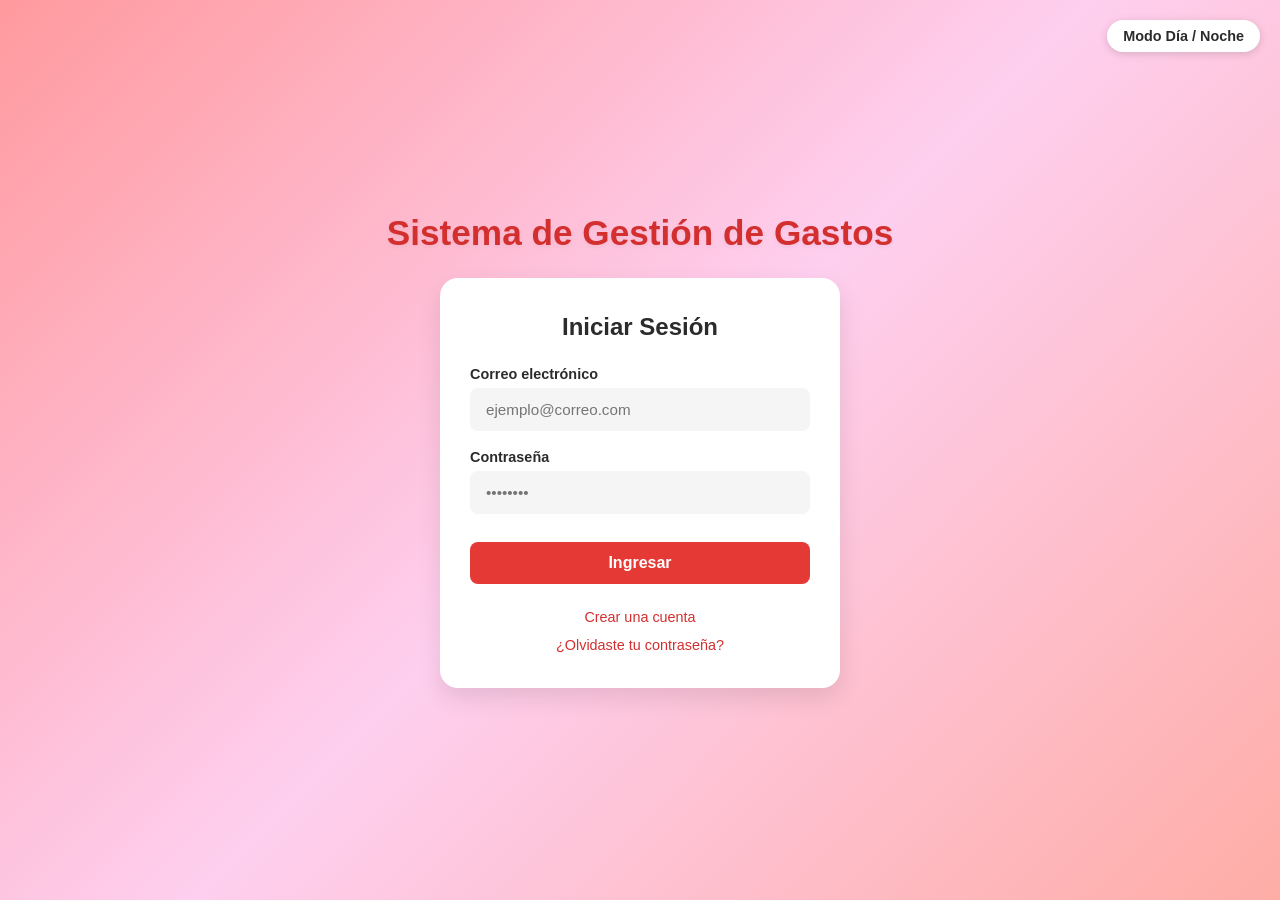
<file: index.html>
<!DOCTYPE html>
<html lang="es">
<head>
    <meta charset="UTF-8">
    <meta name="viewport" content="width=device-width, initial-scale=1.0">
    <title>Sistema de Gestión de Gastos - Iniciar Sesión</title>
    <!-- Asegúrate de que esta ruta coincida exactamente con la ubicación de tu CSS -->
    <link rel="stylesheet" href="css/styles.css">
</head>
<body>

    <!-- Botón Modo Día/Noche -->
    <div class="header-tools">
        <button id="btnTema" class="btn-theme">Modo Día / Noche</button>
    </div>

    <!-- Título Principal -->
    <h1 class="titulo-principal">Sistema de Gestión de Gastos</h1>

    <!-- Tarjeta del Formulario -->
    <main class="login-card">
        <h2>Iniciar Sesión</h2>
        
        <form action="#" method="POST">
            <div class="form-group">
                <label for="email">Correo electrónico</label>
                <input type="email" id="email" placeholder="ejemplo@correo.com" required>
            </div>

            <div class="form-group">
                <label for="password">Contraseña</label>
                <input type="password" id="password" placeholder="••••••••" required>
            </div>

            <button type="submit" class="btn-ingresar">Ingresar</button>
        </form>

        <!-- Enlaces -->
        <div class="links-container">
            <a href="registro.html" class="link">Crear una cuenta</a>
            <a href="recuperar.html" class="link">¿Olvidaste tu contraseña?</a>
        </div>
    </main>

    <script src="js/koo.js"></script>
</body>
</html>
</file>
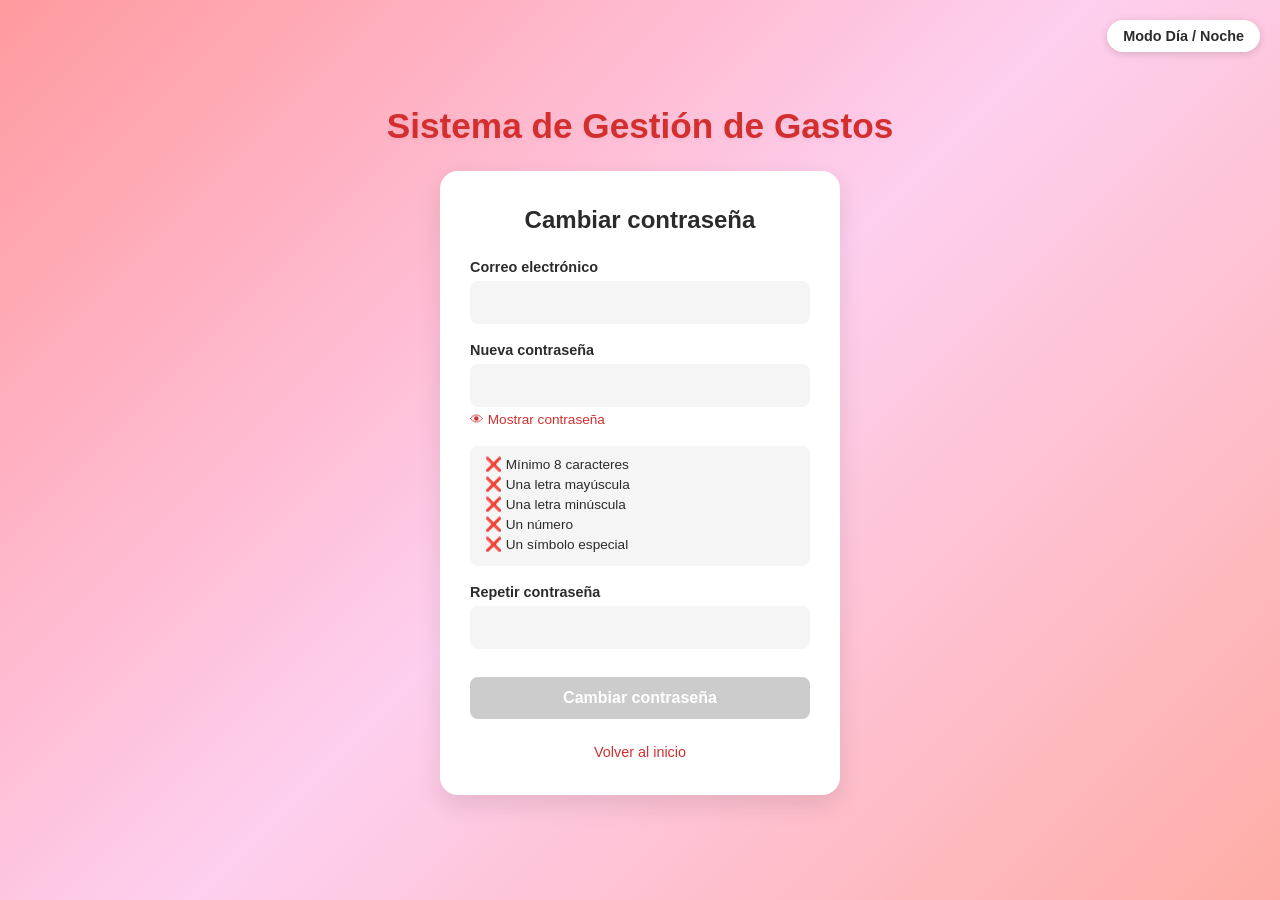
<file: Recuperar_contraseña.html>
<!DOCTYPE html>
<html lang="es">

<head>
    <meta charset="UTF-8">
    <meta name="viewport" content="width=device-width, initial-scale=1.0">
    <title>SGG - Recuperar contraseña</title>
    <link rel="stylesheet" href="css/styles.css">
</head>
<body>

    <!-- Botón de Tema (sin emoji) -->
    <div class="header-tools">
        <button id="btnTema" class="btn-theme">Modo Día / Noche</button>
    </div>

    <!-- Título Principal -->
    <h1 class="titulo-principal">Sistema de Gestión de Gastos</h1>

    <!-- Tarjeta del Formulario -->
    <main class="login-card">
        <h2>Cambiar contraseña</h2>

        <form id="formRecuperar">
            <div class="form-group">
                <label for="emailRecuperar">Correo electrónico</label>
                <input type="email" id="emailRecuperar" required>
            </div>

            <div class="form-group">
                <label for="nuevaPassword">Nueva contraseña</label>
                <input type="password" id="nuevaPassword" required>
                <button type="button" id="verNuevaPassword" class="btn-eye">👁 Mostrar contraseña</button>
            </div>

            <!-- Requisitos para la contraseña -->
            <ul id="requisitos" class="lista-requisitos">
                <li id="longitud">❌ Mínimo 8 caracteres</li>
                <li id="mayuscula">❌ Una letra mayúscula</li>
                <li id="minuscula">❌ Una letra minúscula</li>
                <li id="numero">❌ Un número</li>
                <li id="especial">❌ Un símbolo especial</li>
            </ul>

            <div class="form-group">
                <label for="repetirNuevaPassword">Repetir contraseña</label>
                <input type="password" id="repetirNuevaPassword" required>
            </div>

            <button type="submit" id="btnCambiar" class="btn-ingresar" disabled>
                Cambiar contraseña
            </button>
        </form>

        <div class="links-container">
            <a href="index.html" class="link">Volver al inicio</a>
        </div>
    </main>

    <script src="js/koo.js"></script>
</body>
</html>
</file>
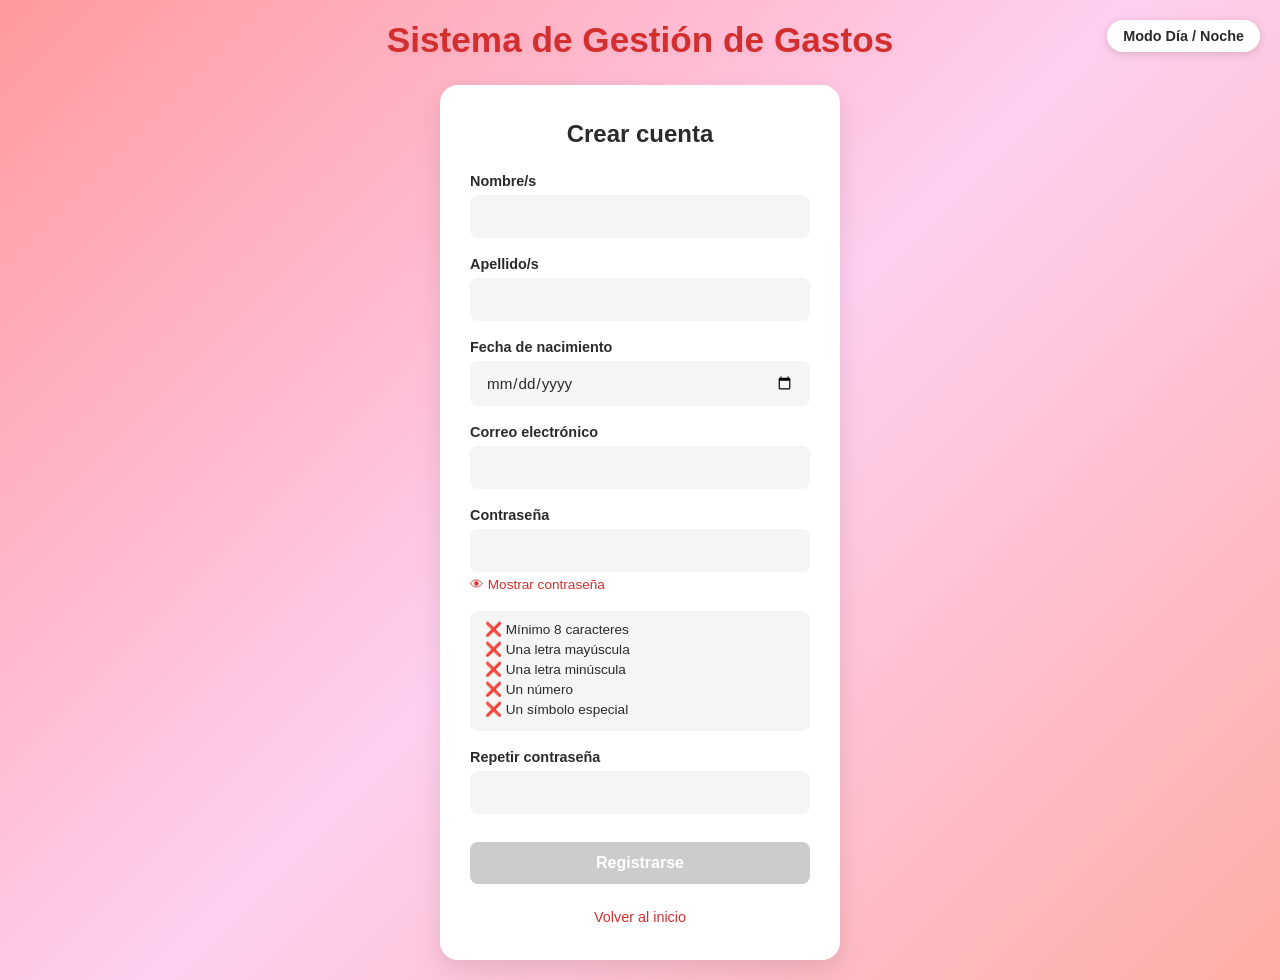
<file: Registro.html>
<!DOCTYPE html>
<html lang="es">
<link rel="stylesheet" href="css/styles.css">
<head>
    <meta charset="UTF-8">
    <meta name="viewport" content="width=device-width, initial-scale=1.0">
    <title>SGG - Registro</title>
    <link rel="stylesheet" href="css/styles.css">
</head>
<body>

    <!-- Botón de Tema (sin emoji) -->
    <div class="header-tools">
        <button id="btnTema" class="btn-theme">Modo Día / Noche</button>
    </div>

    <!-- Título Principal -->
    <h1 class="titulo-principal">Sistema de Gestión de Gastos</h1>

    <!-- Tarjeta del Formulario -->
    <main class="login-card">
        <h2>Crear cuenta</h2>

        <form id="formRegistro">
            <div class="form-group">
                <label for="nombre">Nombre/s</label>
                <input type="text" id="nombre" required>
            </div>

            <div class="form-group">
                <label for="apellido">Apellido/s</label>
                <input type="text" id="apellido" required>
            </div>

            <div class="form-group">
                <label for="fecha">Fecha de nacimiento</label>
                <input type="date" id="fecha" required>
            </div>

            <div class="form-group">
                <label for="emailRegistro">Correo electrónico</label>
                <input type="email" id="emailRegistro" required>
            </div>

            <div class="form-group">
                <label for="passwordRegistro">Contraseña</label>
                <input type="password" id="passwordRegistro" required>
                <button type="button" id="verPasswordRegistro" class="btn-eye">👁 Mostrar contraseña</button>
            </div>

            <!-- Requisitos para la contraseña -->
            <ul id="requisitos" class="lista-requisitos">
                <li id="longitud">❌ Mínimo 8 caracteres</li>
                <li id="mayuscula">❌ Una letra mayúscula</li>
                <li id="minuscula">❌ Una letra minúscula</li>
                <li id="numero">❌ Un número</li>
                <li id="especial">❌ Un símbolo especial</li>
            </ul>

            <div class="form-group">
                <label for="repetirPassword">Repetir contraseña</label>
                <input type="password" id="repetirPassword" required>
            </div>

            <button type="submit" id="btnRegistrar" class="btn-ingresar" disabled>
                Registrarse
            </button>
        </form>

        <div class="links-container">
            <a href="index.html" class="link">Volver al inicio</a>
        </div>
    </main>

    <script src="js/koo.js"></script>
</body>
</html>
</file>
<file: css/styles.css>
:root {
    --bg-gradient: linear-gradient(135deg, #ff9a9e 0%, #fecfef 50%, #feada6 100%);
    --card-bg: #ffffff;
    --text-primary: #2b2b2b;
    --title-color: #d32f2f;
    --btn-bg: #e53935;
    --btn-hover: #c62828;
    --input-bg: #f5f5f5;
    --link-color: #d32f2f;
}

body.dark-mode {
    --bg-gradient: linear-gradient(135deg, #2c1a1d 0%, #3e2723 100%);
    --card-bg: #1e1e1e;
    --text-primary: #ffffff;
    --title-color: #ff6b6b;
    --btn-bg: #e53935;
    --btn-hover: #ef5350;
    --input-bg: #2d2d2d;
    --link-color: #ff8a80;
}

* {
    box-sizing: border-box;
    margin: 0;
    padding: 0;
    font-family: 'Segoe UI', Tahoma, Geneva, Verdana, sans-serif;
}

body {
    background: var(--bg-gradient);
    min-height: 100vh;
    display: flex;
    flex-direction: column;
    align-items: center;
    justify-content: center;
    padding: 20px;
    transition: background 0.4s ease;
}

.header-tools {
    position: absolute;
    top: 20px;
    right: 20px;
}

.btn-theme {
    background-color: var(--card-bg);
    color: var(--text-primary);
    border: none;
    padding: 8px 16px;
    border-radius: 20px;
    cursor: pointer;
    font-weight: 600;
    font-size: 0.9rem;
    box-shadow: 0 2px 8px rgba(0, 0, 0, 0.15);
    transition: transform 0.2s ease, background-color 0.3s ease;
}

.btn-theme:hover {
    transform: scale(1.04);
}

.titulo-principal {
    color: var(--title-color);
    margin-bottom: 25px;
    font-size: 2.2rem;
    text-align: center;
    text-shadow: 0 2px 4px rgba(0, 0, 0, 0.05);
}

.login-card {
    background-color: var(--card-bg);
    width: 100%;
    max-width: 400px;
    padding: 35px 30px;
    border-radius: 18px;
    box-shadow: 0 10px 25px rgba(0, 0, 0, 0.1);
    text-align: center;
    transition: background-color 0.3s ease;
}

.login-card h2 {
    color: var(--text-primary);
    margin-bottom: 25px;
    font-size: 1.5rem;
}

.form-group {
    text-align: left;
    margin-bottom: 18px;
}

.form-group label {
    display: block;
    margin-bottom: 6px;
    font-size: 0.9rem;
    font-weight: 600;
    color: var(--text-primary);
}

.form-group input {
    width: 100%;
    padding: 12px 15px;
    border: 1px solid transparent;
    border-radius: 8px;
    background-color: var(--input-bg);
    color: var(--text-primary);
    font-size: 0.95rem;
    outline: none;
    transition: border 0.2s ease, background-color 0.3s ease;
}

.form-group input:focus {
    border: 1px solid var(--btn-bg);
}

.btn-ingresar {
    width: 100%;
    padding: 12px;
    margin-top: 10px;
    background-color: var(--btn-bg);
    color: #ffffff;
    border: none;
    border-radius: 8px;
    font-size: 1rem;
    font-weight: bold;
    cursor: pointer;
    transition: background-color 0.2s ease, transform 0.1s ease;
}

.btn-ingresar:hover {
    background-color: var(--btn-hover);
}

.btn-ingresar:active {
    transform: scale(0.98);
}

.links-container {
    margin-top: 25px;
    display: flex;
    flex-direction: column;
    gap: 12px;
}

.link {
    color: var(--link-color);
    text-decoration: none;
    font-size: 0.9rem;
    font-weight: 500;
    transition: opacity 0.2s ease;
}

.link:hover {
    text-decoration: underline;
    opacity: 0.85;
}

.btn-eye {
    background: transparent;
    border: none;
    color: var(--link-color);
    font-size: 0.85rem;
    cursor: pointer;
    margin-top: 5px;
    display: inline-block;
}

.btn-eye:hover {
    text-decoration: underline;
}

.lista-requisitos {
    list-style: none;
    text-align: left;
    margin: 10px 0 18px 0;
    padding: 10px 15px;
    background-color: var(--input-bg);
    border-radius: 8px;
    font-size: 0.85rem;
}

.lista-requisitos li {
    margin-bottom: 4px;
    color: var(--text-primary);
}

.btn-ingresar:disabled {
    background-color: #cccccc;
    cursor: not-allowed;
    transform: none;
}
</file>
